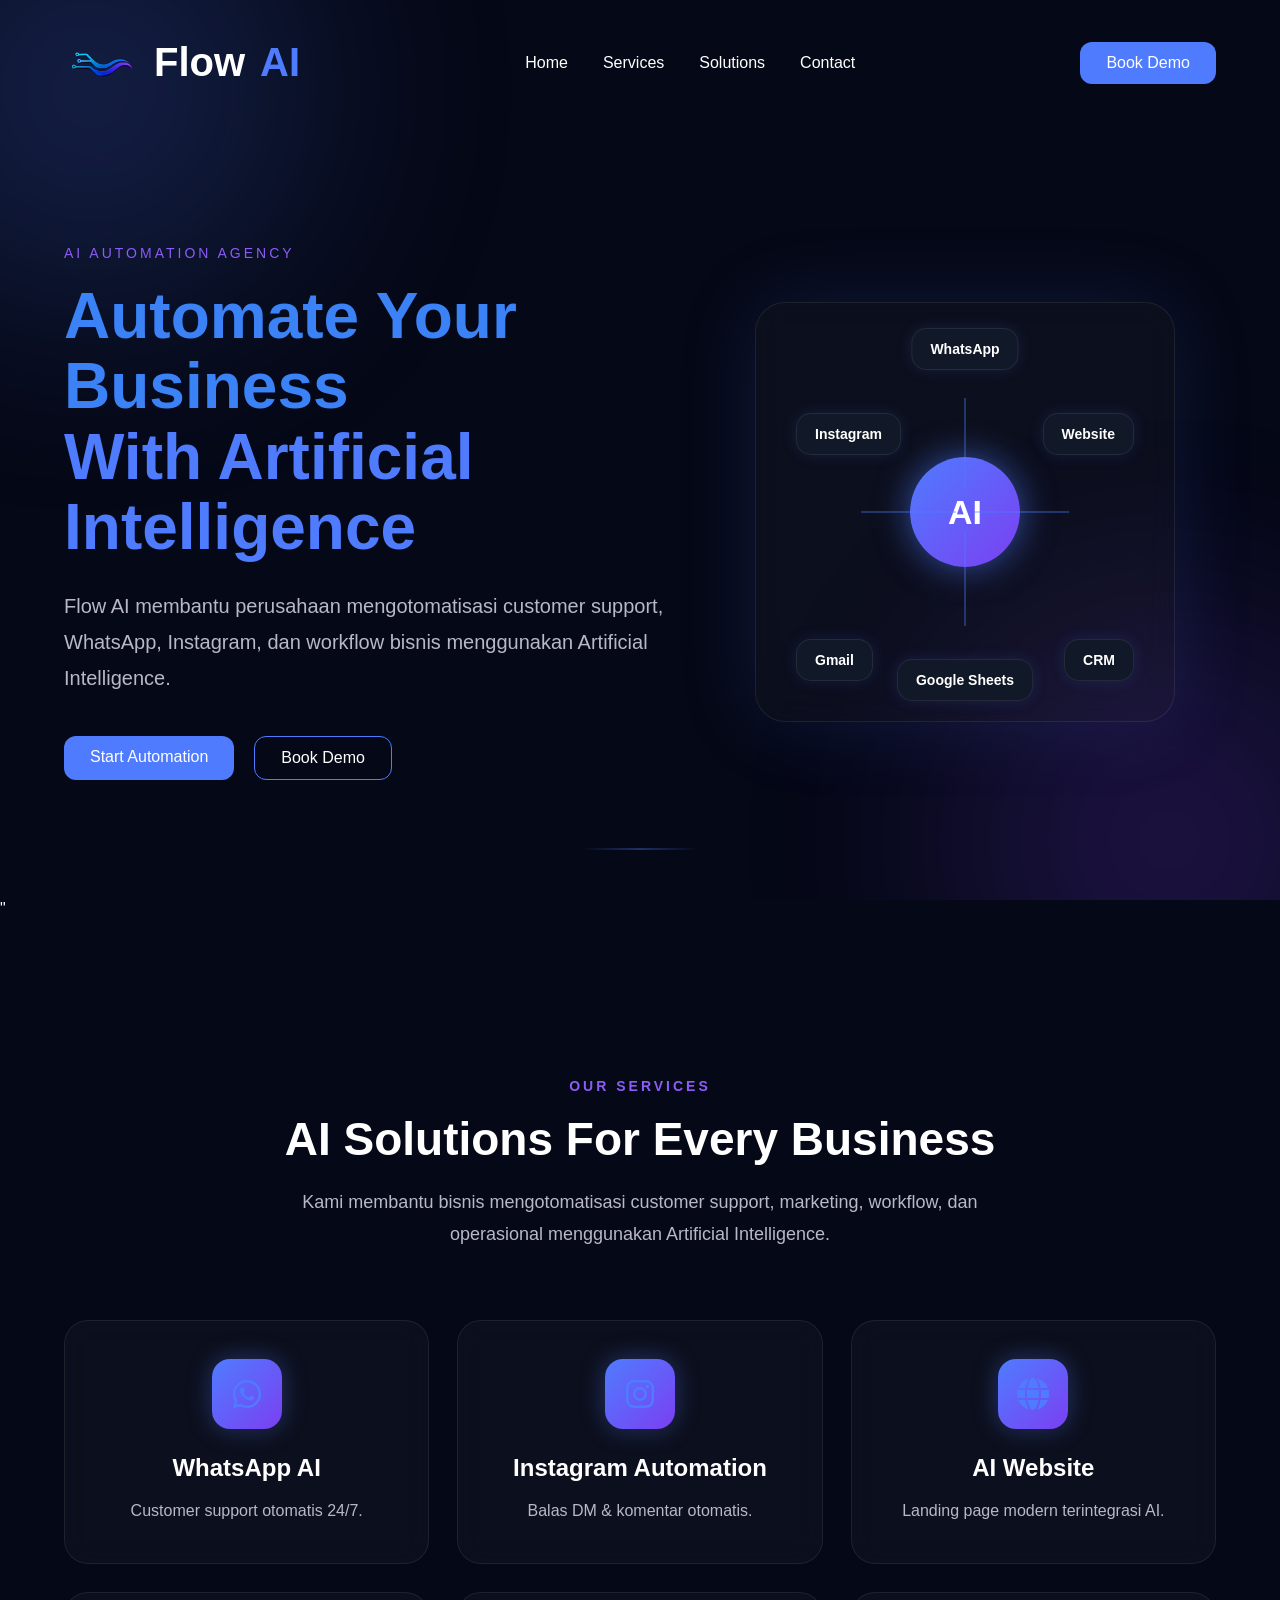
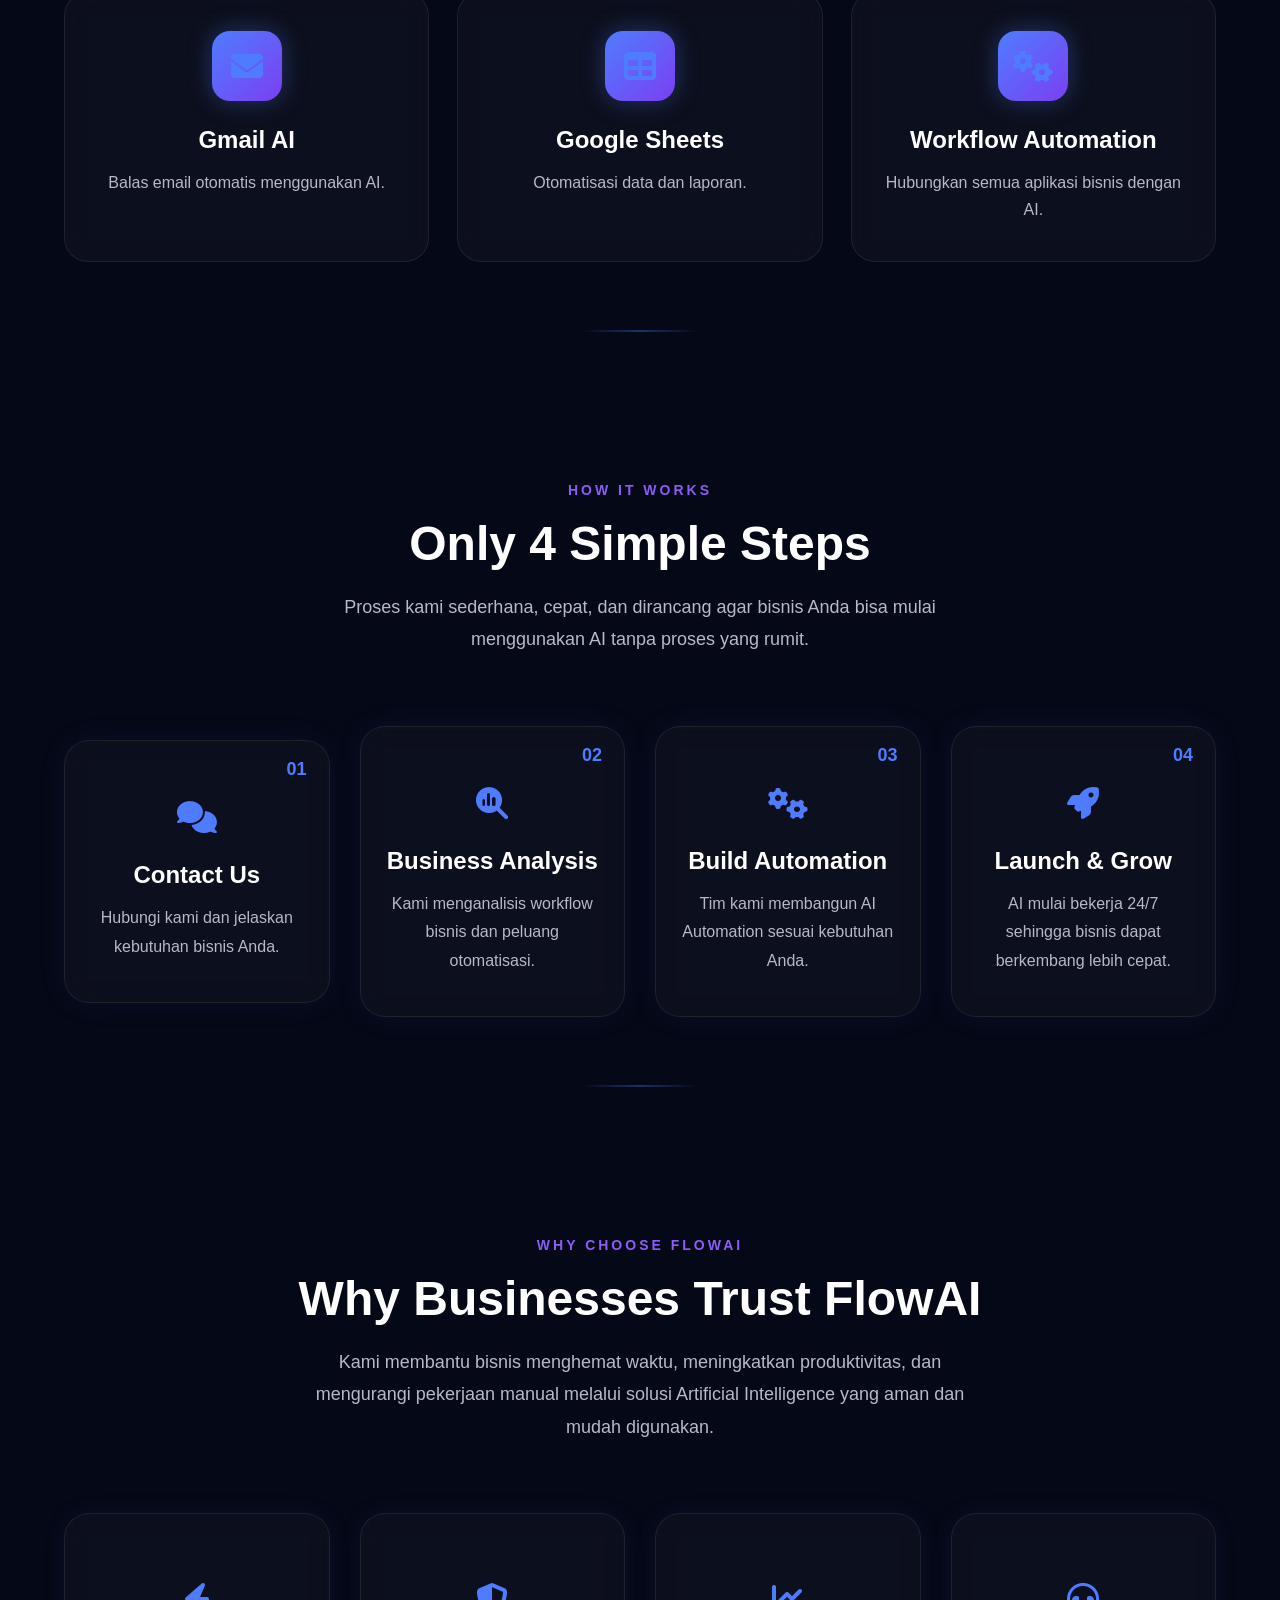
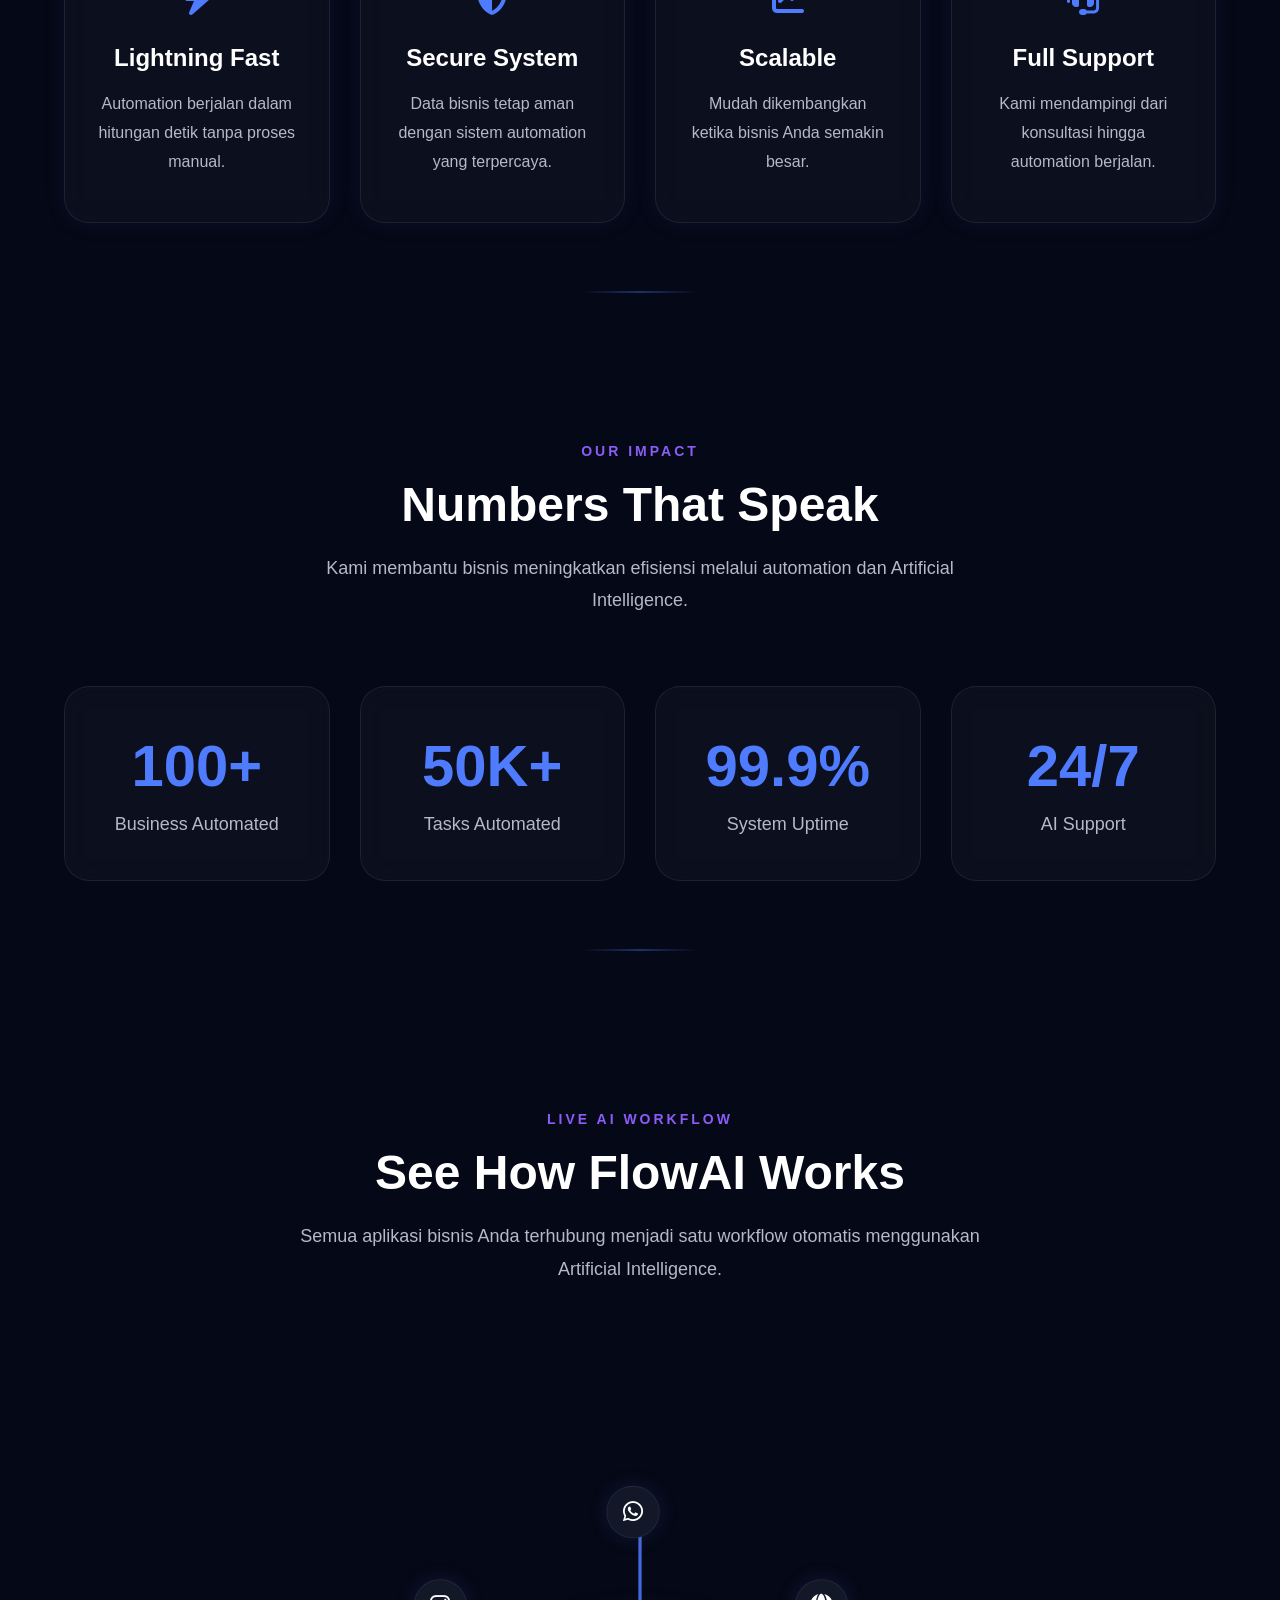
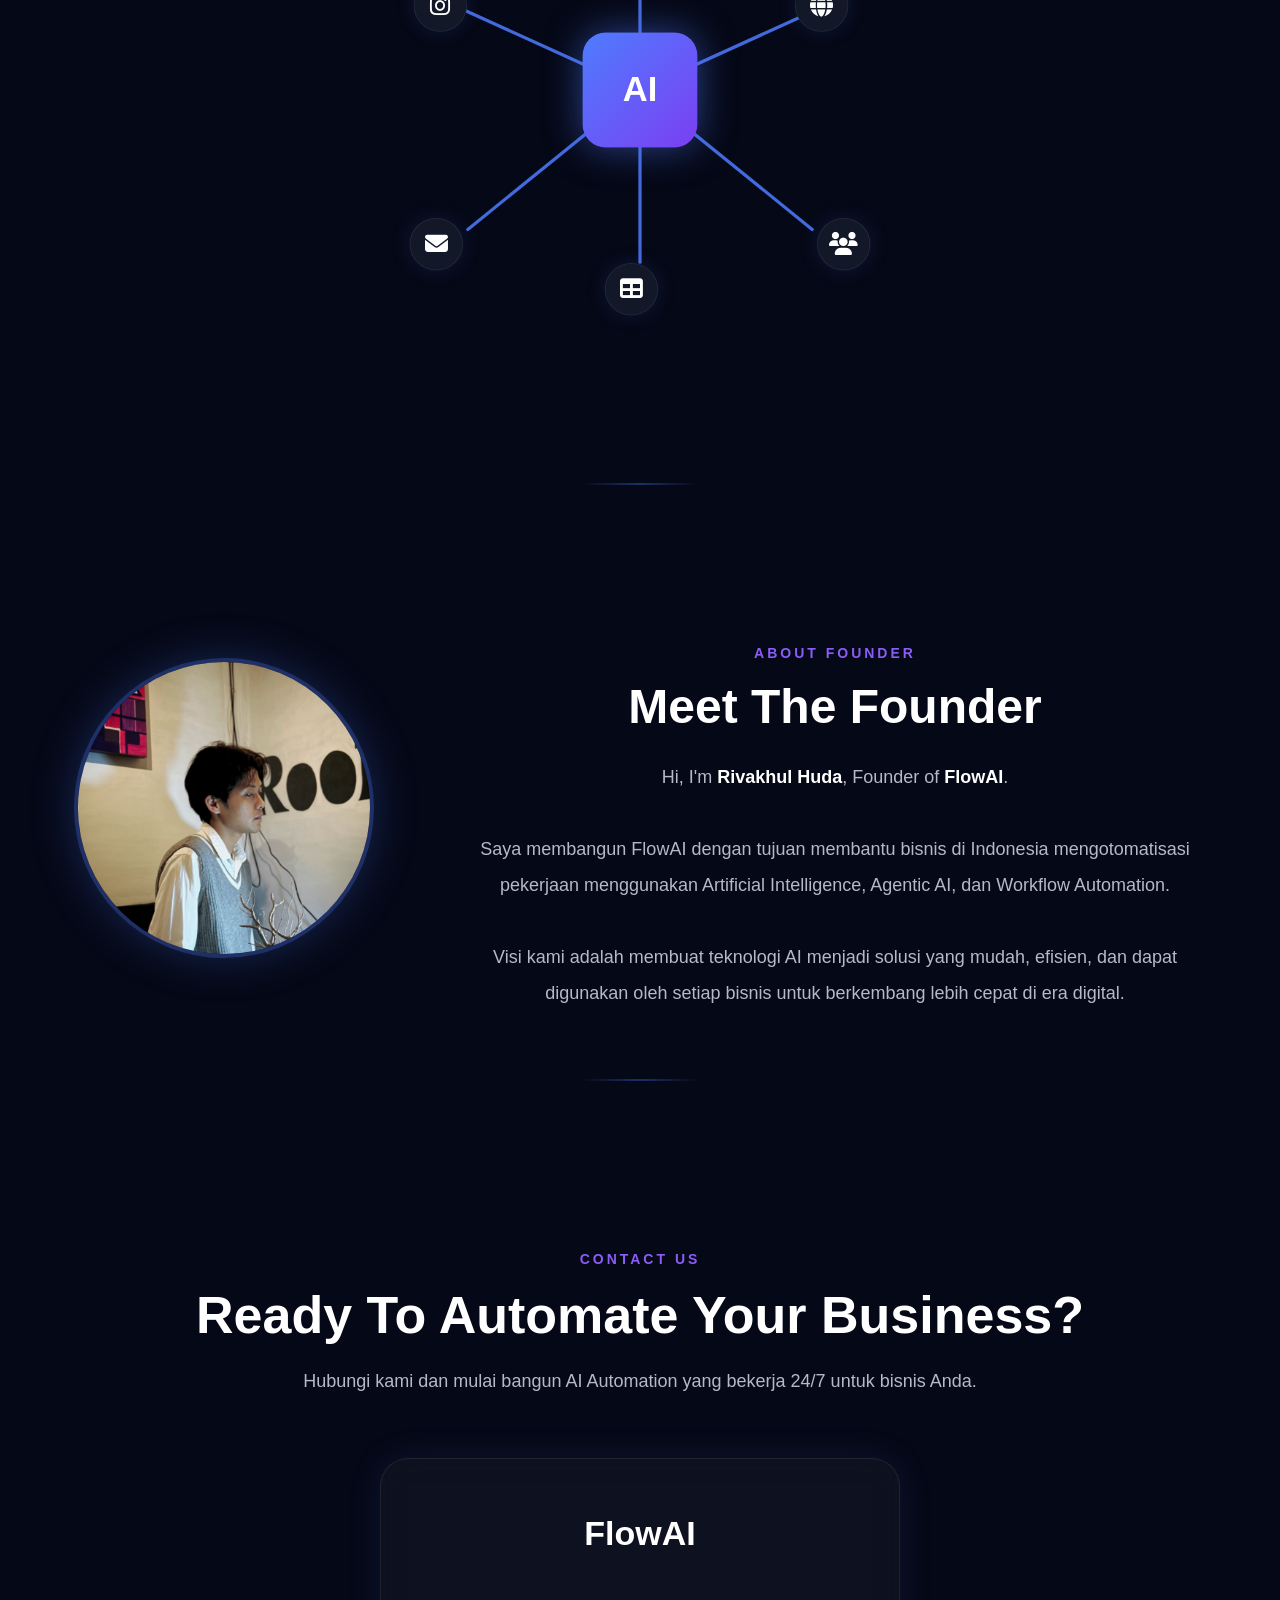
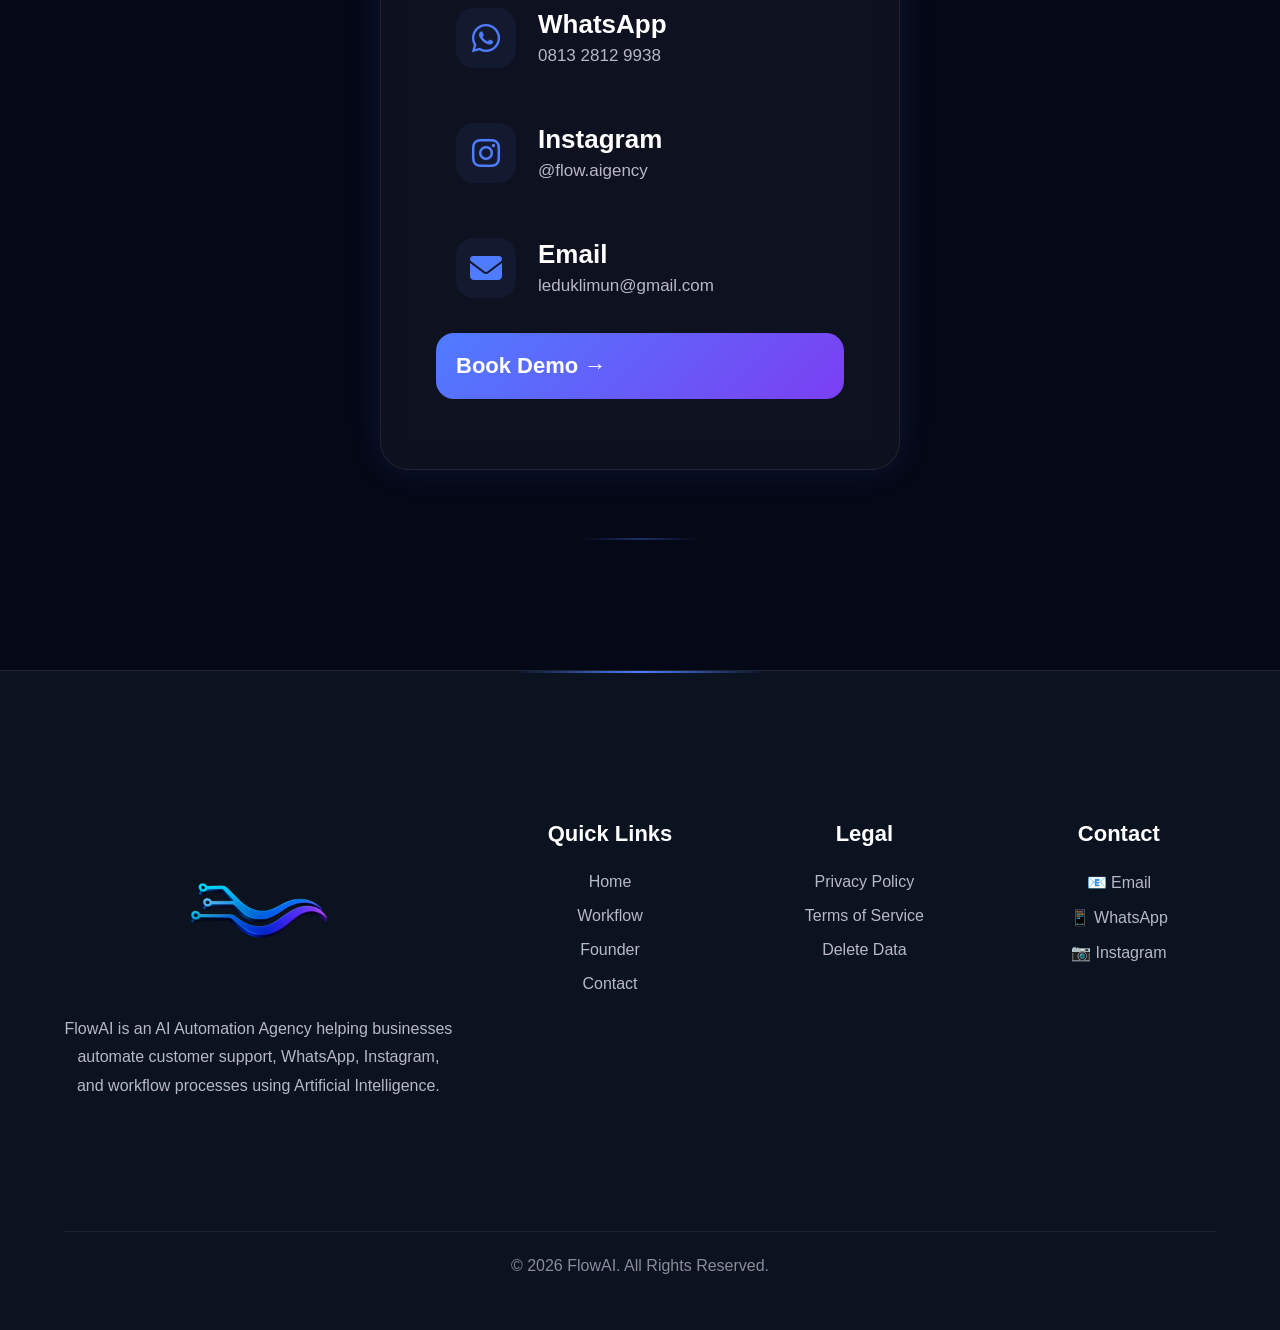
<file: index.html>
<!DOCTYPE html>
<html>
<head>

    <meta charset="UTF-8">

    <meta name="viewport" content="width=device-width, initial-scale=1.0">

    <title>FlowAI | AI Automation Agency</title>

    <meta name="description"
          content="FlowAI helps businesses automate WhatsApp, Instagram, Customer Support, Workflow Automation, and AI-powered business solutions.">

    <meta name="keywords"
          content="AI Automation, Workflow Automation, WhatsApp Automation, Instagram Automation, Artificial Intelligence">

    <meta name="author"
          content="FlowAI">

    <link rel="icon"
          type="image/png"
          href="assets/logo/logo.png">

    <link rel="stylesheet"
          href="css/style.css">

    <link rel="stylesheet"
          href="https://cdnjs.cloudflare.com/ajax/libs/font-awesome/6.7.2/css/all.min.css">

</head>
<body>
    <div class="background-glow"></div>

    <header>
        <nav class="navbar">

            <div class="logo">
                <img src="assets/logo/logo.png" alt="Flow AI">
                Flow<span>AI</span>
            </div>

            <ul class="nav-links">

    <li><a href="#home">Home</a></li>

    <li><a href="#services">Services</a></li>

    <li><a href="#workflow">Solutions</a></li>

    <li><a href="#contact">Contact</a></li>

</ul>

            <a href="#" class="btn-primary">
                Book Demo
            </a>

        </nav>
    </header>
    <main>

    <section class="hero" id="home">

        <div class="hero-content">

            <p class="hero-tag">
                AI AUTOMATION AGENCY
            </p>

            <h1>
                Automate Your Business
                <span>With Artificial Intelligence</span>
            </h1>

            <p class="hero-description">
                Flow AI membantu perusahaan mengotomatisasi customer support,
                WhatsApp, Instagram, dan workflow bisnis menggunakan Artificial
                Intelligence.
            </p>

            <div class="hero-buttons">

                <a href="#contact" class="btn-primary">
    Start Automation
</a>

<a href="https://wa.me/6281328129938"
   target="_blank"
   class="btn-secondary">
    Book Demo
</a>

            </div>

        </div>
        <div class="hero-visual">

    <div class="ai-card">

        <div class="ai-core">
            AI
        </div>
        <div class="line top"></div>
        <div class="line left"></div>
        <div class="line right"></div>
        <div class="line bottom"></div>

        <div class="node instagram">
            Instagram
        </div>

        <div class="node whatsapp">
            WhatsApp
        </div>

        <div class="node website">
            Website
        </div>

        <div class="node gmail">
            Gmail
        </div>

        <div class="node sheets">
            Google Sheets
        </div>

        <div class="node crm">
            CRM
        </div>

    </div>

</div>

    </section>
    <!-- ==========================
     SERVICES
========================== -->

"<section class="services" id="services">

    <p class="section-tag">
        OUR SERVICES
    </p>

    <h2>
        AI Solutions For Every Business
    </h2>

    <p class="section-description">
        Kami membantu bisnis mengotomatisasi customer support,
        marketing, workflow, dan operasional menggunakan Artificial Intelligence.
    </p>

    <div class="services-grid">

        <div class="service-card">
            <div class="service-icon">
               <i class="fa-brands fa-whatsapp"></i>
            </div>
            <h3>WhatsApp AI</h3>
            <p>Customer support otomatis 24/7.</p>
        </div>

        <div class="service-card">
            <div class="service-icon">
<i class="fa-brands fa-instagram"></i>
</div>
            <h3>Instagram Automation</h3>
            <p>Balas DM & komentar otomatis.</p>
        </div>

        <div class="service-card">
            <div class="service-icon">
<i class="fa-solid fa-globe"></i>
</div>
            <h3>AI Website</h3>
            <p>Landing page modern terintegrasi AI.</p>
        </div>

        <div class="service-card">
            <div class="service-icon">
<i class="fa-solid fa-envelope"></i>
</div>
            <h3>Gmail AI</h3>
            <p>Balas email otomatis menggunakan AI.</p>
        </div>

        <div class="service-card">
            <div class="service-icon">
<i class="fa-solid fa-table"></i>
</div>
            <h3>Google Sheets</h3>
            <p>Otomatisasi data dan laporan.</p>
        </div>

        <div class="service-card">
            <div class="service-icon">
<i class="fa-solid fa-gears"></i>
</div>
            <h3>Workflow Automation</h3>
            <p>Hubungkan semua aplikasi bisnis dengan AI.</p>
        </div>

    </div>

</section>
<!-- ==========================
     HOW IT WORKS
========================== -->

<section class="how-it-works">

    <p class="section-tag">
        HOW IT WORKS
    </p>

    <h2>
        Only 4 Simple Steps
    </h2>

    <p class="section-description">
        Proses kami sederhana, cepat, dan dirancang agar bisnis Anda bisa mulai menggunakan AI tanpa proses yang rumit.
    </p>

    <div class="steps">

        <div class="step-card">

            <div class="step-number">01</div>

            <div class="step-icon">
<i class="fa-solid fa-comments"></i>
</div>

            <h3>Contact Us</h3>

            <p>
                Hubungi kami dan jelaskan kebutuhan bisnis Anda.
            </p>

        </div>

        <div class="step-card">

            <div class="step-number">02</div>

            <div class="step-icon">
<i class="fa-solid fa-magnifying-glass-chart"></i>
</div>

            <h3>Business Analysis</h3>

            <p>
                Kami menganalisis workflow bisnis dan peluang otomatisasi.
            </p>

        </div>

        <div class="step-card">

            <div class="step-number">03</div>

            <div class="step-icon">
<i class="fa-solid fa-gears"></i>
</div>

            <h3>Build Automation</h3>

            <p>
                Tim kami membangun AI Automation sesuai kebutuhan Anda.
            </p>

        </div>

        <div class="step-card">

            <div class="step-number">04</div>

            <div class="step-icon">
<i class="fa-solid fa-rocket"></i>
</div>

            <h3>Launch & Grow</h3>

            <p>
                AI mulai bekerja 24/7 sehingga bisnis dapat berkembang lebih cepat.
            </p>

        </div>

    </div>

</section>
<!-- ==========================
     WHY CHOOSE FLOWAI
========================== -->

<section class="why-flowai">

    <p class="section-tag">
        WHY CHOOSE FLOWAI
    </p>

    <h2>
        Why Businesses Trust FlowAI
    </h2>

    <p class="section-description">
        Kami membantu bisnis menghemat waktu, meningkatkan produktivitas, dan mengurangi pekerjaan manual melalui solusi Artificial Intelligence yang aman dan mudah digunakan.
    </p>

    <div class="why-grid">

        <div class="why-card">
            <div class="why-icon">
<i class="fa-solid fa-bolt"></i>
</div>
            <h3>Lightning Fast</h3>
            <p>
                Automation berjalan dalam hitungan detik tanpa proses manual.
            </p>
        </div>

        <div class="why-card">
            <div class="why-icon">
<i class="fa-solid fa-shield-halved"></i>
</div>
            <h3>Secure System</h3>
            <p>
                Data bisnis tetap aman dengan sistem automation yang terpercaya.
            </p>
        </div>

        <div class="why-card">
            <div class="why-icon">
<i class="fa-solid fa-chart-line"></i>
</div>
            <h3>Scalable</h3>
            <p>
                Mudah dikembangkan ketika bisnis Anda semakin besar.
            </p>
        </div>

        <div class="why-card">
            <div class="why-icon">
<i class="fa-solid fa-headset"></i>
</div>
            <h3>Full Support</h3>
            <p>
                Kami mendampingi dari konsultasi hingga automation berjalan.
            </p>
        </div>

    </div>

</section>
<!-- ==========================
     OUR IMPACT
========================== -->

<section class="impact">

    <p class="section-tag">
        OUR IMPACT
    </p>

    <h2>
        Numbers That Speak
    </h2>

    <p class="section-description">
        Kami membantu bisnis meningkatkan efisiensi melalui automation dan Artificial Intelligence.
    </p>

    <div class="impact-grid">

        <div class="impact-card">
            <h3>100+</h3>
            <span>Business Automated</span>
        </div>

        <div class="impact-card">
            <h3>50K+</h3>
            <span>Tasks Automated</span>
        </div>

        <div class="impact-card">
            <h3>99.9%</h3>
            <span>System Uptime</span>
        </div>

        <div class="impact-card">
            <h3>24/7</h3>
            <span>AI Support</span>
        </div>

    </div>

</section>
<!-- ==========================
     LIVE AI WORKFLOW
========================== -->

<section class="workflow" id="workflow">

    <p class="section-tag">
        LIVE AI WORKFLOW
    </p>

    <h2>
        See How FlowAI Works
    </h2>

    <p class="section-description">
        Semua aplikasi bisnis Anda terhubung menjadi satu workflow otomatis menggunakan Artificial Intelligence.
    </p>

    <div class="workflow-container">

        <svg class="network-svg" viewBox="0 0 800 600">

            <!-- TOP -->
            <line x1="400" y1="300" x2="400" y2="90"/>

            <!-- LEFT -->
            <line x1="400" y1="300" x2="180" y2="200"/>

            <!-- RIGHT -->
            <line x1="400" y1="300" x2="620" y2="200"/>

            <!-- BOTTOM LEFT -->
            <line x1="400" y1="300" x2="190" y2="470"/>

            <!-- BOTTOM -->
            <line x1="400" y1="300" x2="400" y2="510"/>

            <!-- BOTTOM RIGHT -->
            <line x1="400" y1="300" x2="610" y2="470"/>

        </svg>

        <div class="workflow-ai">
            AI
        </div>

        <div class="workflow-icon wf-whatsapp">
            <i class="fa-brands fa-whatsapp"></i>
        </div>

        <div class="workflow-icon wf-instagram">
            <i class="fa-brands fa-instagram"></i>
        </div>

        <div class="workflow-icon wf-website">
            <i class="fa-solid fa-globe"></i>
        </div>

        <div class="workflow-icon wf-gmail">
            <i class="fa-solid fa-envelope"></i>
        </div>

        <div class="workflow-icon wf-sheets">
            <i class="fa-solid fa-table"></i>
        </div>

        <div class="workflow-icon wf-crm">
            <i class="fa-solid fa-users"></i>
        </div>

    </div>

</section>
<!-- ==========================
        ABOUT FOUNDER
========================== -->

<section class="founder" id="founder">

    <div class="founder-container">

        <div class="founder-image">

            <div class="founder-photo">

    <img src="assets/image/founder.jpeg"
         alt="Rivakhul Huda">

    </div>

</div>

        <div class="founder-content">

            <p class="section-tag">
                ABOUT FOUNDER
            </p>

            <h2>
                Meet The Founder
            </h2>

            <p class="founder-text">

                Hi, I'm <strong>Rivakhul Huda</strong>,
                Founder of <strong>FlowAI</strong>.

                <br><br>

                Saya membangun FlowAI dengan tujuan membantu bisnis di Indonesia
                mengotomatisasi pekerjaan menggunakan Artificial Intelligence,
                Agentic AI, dan Workflow Automation.

                <br><br>

                Visi kami adalah membuat teknologi AI menjadi solusi yang mudah,
                efisien, dan dapat digunakan oleh setiap bisnis untuk berkembang
                lebih cepat di era digital.

            </p>

        </div>

    </div>

</section>
<!-- ==========================
     CONTACT
========================== -->

<section class="contact" id="contact">

    <p class="section-tag">
        CONTACT US
    </p>

    <h2>
        Ready To Automate Your Business?
    </h2>

    <p class="section-description">
        Hubungi kami dan mulai bangun AI Automation yang bekerja 24/7 untuk bisnis Anda.
    </p>

    <div class="contact-card">

        <h3>FlowAI</h3>

        <a href="https://wa.me/6281328129938" target="_blank">

            <span class="contact-icon">
                <i class="fa-brands fa-whatsapp"></i>
            </span>
            <div>
                <strong>WhatsApp</strong>
                <small>0813 2812 9938</small>
            </div>

        </a>

        <a href="https://instagram.com/flow.aigency" target="_blank">

            <span class="contact-icon">
                <i class="fa-brands fa-instagram"></i>
            </span>
            <div>
                <strong>Instagram</strong>
                <small>@flow.aigency</small>
            </div>

        </a>

        <a href="mailto:leduklimun@gmail.com">

            <span class="contact-icon">
                <i class="fa-solid fa-envelope"></i>
            </span>

            <div>
                <strong>Email</strong>
                <small>leduklimun@gmail.com</small>
            </div>

        </a>

        <a href="https://wa.me/6281328129938"
           target="_blank"
           class="book-demo">

            Book Demo →

        </a>

    </div>

</section>
<!-- ==========================
        FOOTER
========================== -->

<footer class="footer">

    <div class="footer-container">

        <div class="footer-about">

            <img src="assets/logo/logo.png"
                 alt="FlowAI Logo"
                 class="footer-logo">

            <p>

                FlowAI is an AI Automation Agency helping businesses automate
                customer support, WhatsApp, Instagram, and workflow processes
                using Artificial Intelligence.

            </p>

        </div>

        <div class="footer-links">

            <h3>Quick Links</h3>

            <a href="#home">Home</a>
            <a href="#workflow">Workflow</a>
            <a href="#founder">Founder</a>
            <a href="#contact">Contact</a>

        </div>

        <div class="footer-links">

            <h3>Legal</h3>

            <a href="pages/privacy.html">Privacy Policy</a>

            <a href="pages/terms.html">Terms of Service</a>

            <a href="pages/delete-data.html">Delete Data</a>

        </div>

        <div class="footer-links">

            <h3>Contact</h3>

            <a href="mailto:leduklimun@gmail.com">
                📧 Email
            </a>

            <a href="https://wa.me/6281328129938"
               target="_blank">

                📱 WhatsApp

            </a>

            <a href="https://instagram.com/flow.aigency"
               target="_blank">

                📷 Instagram

            </a>

        </div>

    </div>

    <div class="footer-bottom">

        © 2026 FlowAI. All Rights Reserved.

    </div>

</footer>
</body>
</html>
</file>
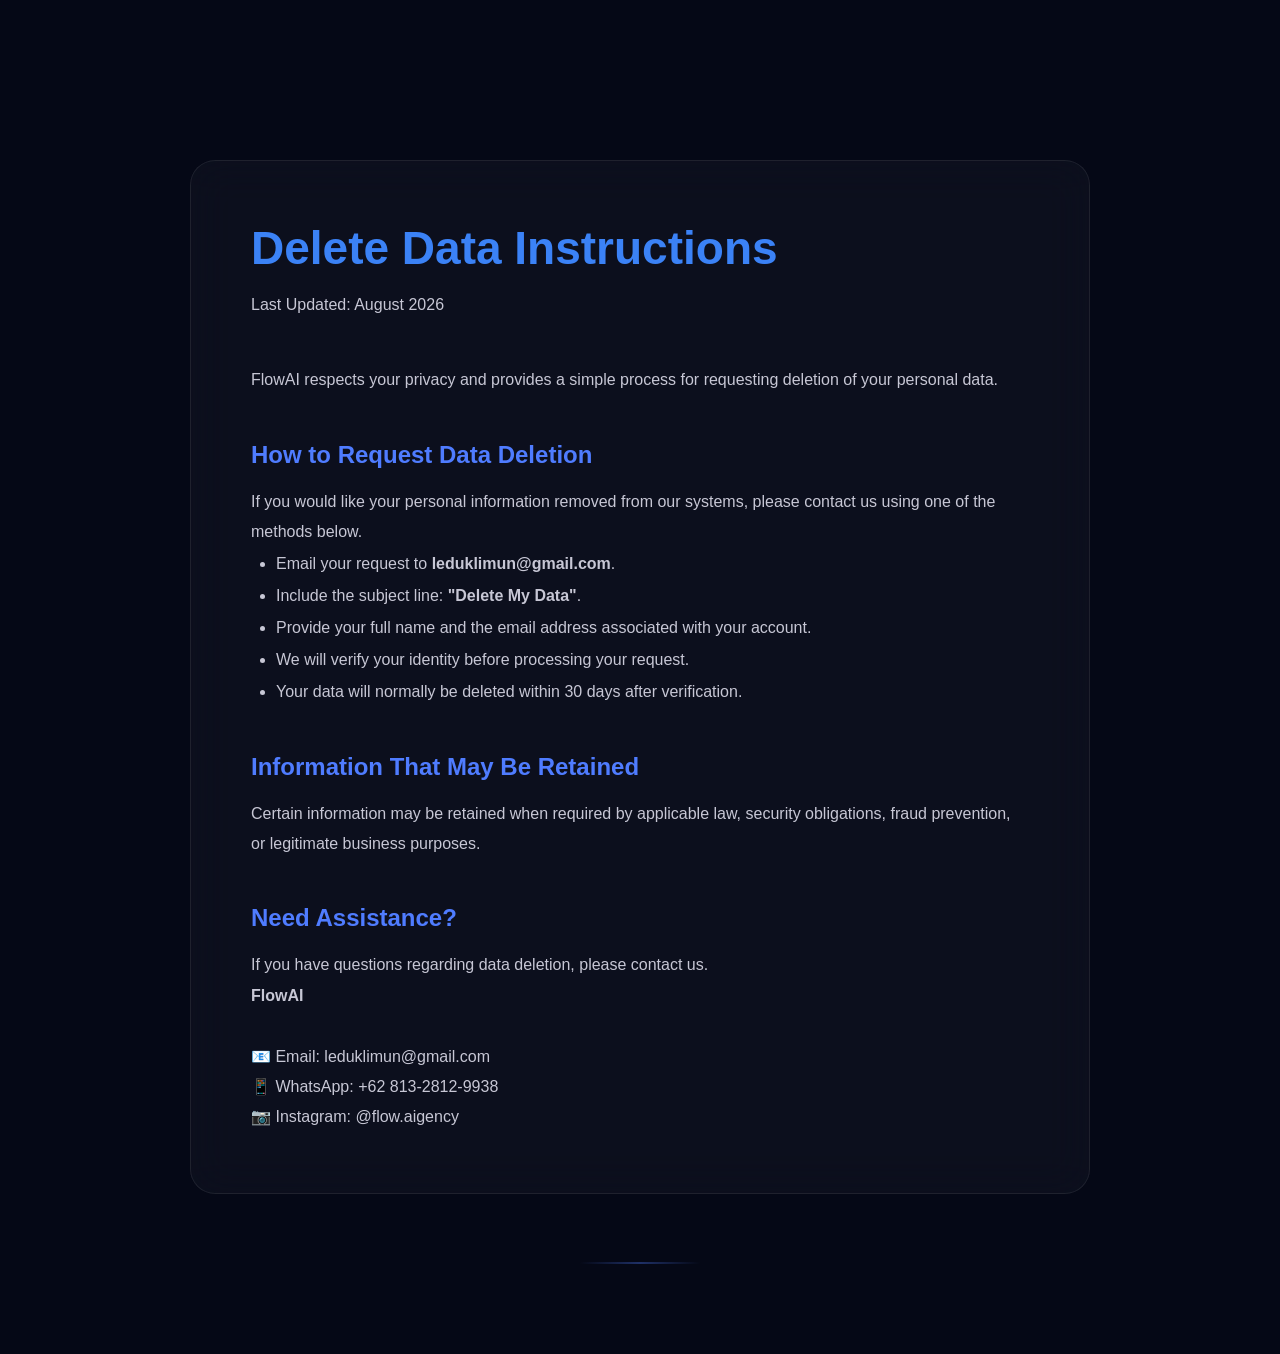
<file: pages/delete-data.html>
<!DOCTYPE html>
<html lang="en">

<head>

<meta charset="UTF-8">
<meta name="viewport" content="width=device-width, initial-scale=1.0">

<title>Delete Data Instructions | FlowAI</title>

<link rel="stylesheet" href="../css/style.css">

</head>

<body>

<section class="legal-page">

<div class="legal-container">

<h1>Delete Data Instructions</h1>

<p class="legal-date">

Last Updated: August 2026

</p>

<p>

FlowAI respects your privacy and provides a simple process for requesting deletion of your personal data.

</p>

<h2>How to Request Data Deletion</h2>

<p>

If you would like your personal information removed from our systems, please contact us using one of the methods below.

</p>

<ul>

<li>Email your request to <strong>leduklimun@gmail.com</strong>.</li>

<li>Include the subject line: <strong>"Delete My Data"</strong>.</li>

<li>Provide your full name and the email address associated with your account.</li>

<li>We will verify your identity before processing your request.</li>

<li>Your data will normally be deleted within 30 days after verification.</li>

</ul>

<h2>Information That May Be Retained</h2>

<p>

Certain information may be retained when required by applicable law, security obligations, fraud prevention, or legitimate business purposes.

</p>

<h2>Need Assistance?</h2>

<p>

If you have questions regarding data deletion, please contact us.

</p>

<p>

<strong>FlowAI</strong>

<br><br>

📧 Email:
leduklimun@gmail.com

<br>

📱 WhatsApp:
+62 813-2812-9938

<br>

📷 Instagram:
@flow.aigency

</p>

</div>

</section>

</body>

</html>
</file>
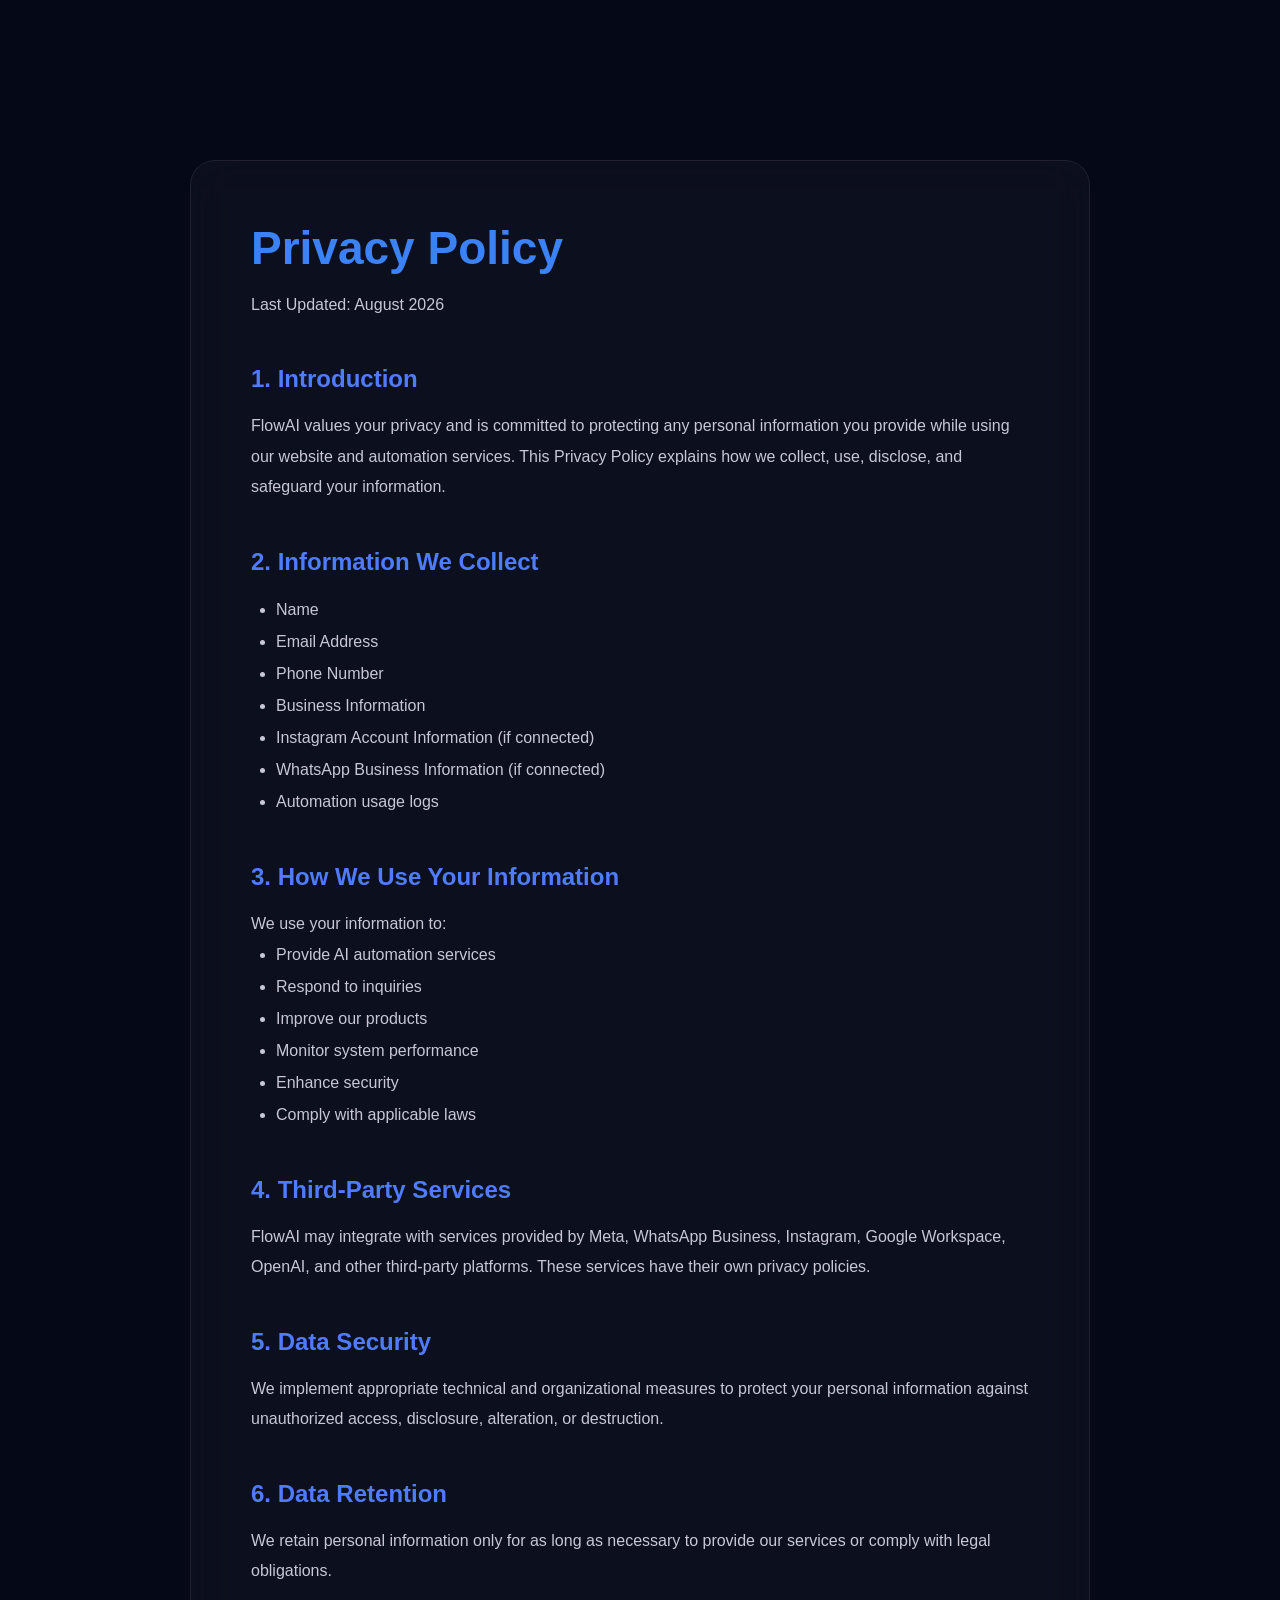
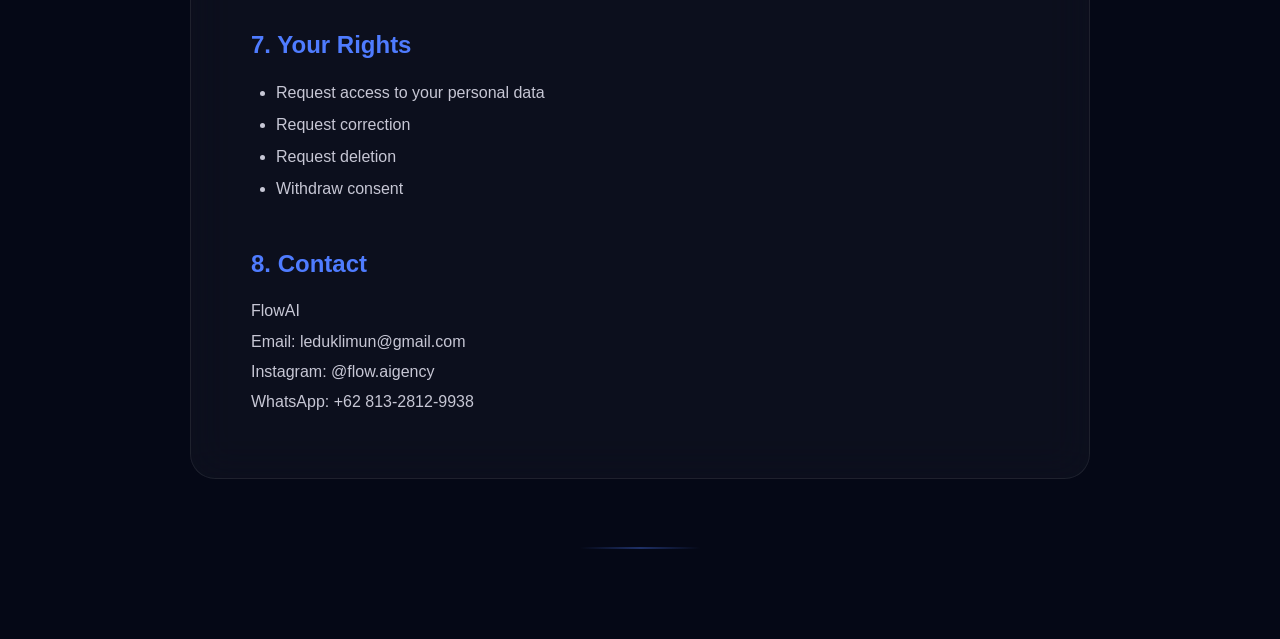
<file: pages/privacy.html>
<!DOCTYPE html>
<html lang="en">

<head>

<meta charset="UTF-8">
<meta name="viewport" content="width=device-width, initial-scale=1.0">

<title>Privacy Policy | FlowAI</title>

<link rel="stylesheet" href="../css/style.css">

</head>

<body>

<section class="legal-page">

<div class="legal-container">

<h1>Privacy Policy</h1>

<p class="legal-date">
Last Updated: August 2026
</p>

<h2>1. Introduction</h2>

<p>

FlowAI values your privacy and is committed to protecting any personal information
you provide while using our website and automation services.

This Privacy Policy explains how we collect, use, disclose, and safeguard your information.

</p>

<h2>2. Information We Collect</h2>

<ul>

<li>Name</li>

<li>Email Address</li>

<li>Phone Number</li>

<li>Business Information</li>

<li>Instagram Account Information (if connected)</li>

<li>WhatsApp Business Information (if connected)</li>

<li>Automation usage logs</li>

</ul>

<h2>3. How We Use Your Information</h2>

<p>

We use your information to:

</p>

<ul>

<li>Provide AI automation services</li>

<li>Respond to inquiries</li>

<li>Improve our products</li>

<li>Monitor system performance</li>

<li>Enhance security</li>

<li>Comply with applicable laws</li>

</ul>

<h2>4. Third-Party Services</h2>

<p>

FlowAI may integrate with services provided by Meta, WhatsApp Business,
Instagram, Google Workspace, OpenAI, and other third-party platforms.

These services have their own privacy policies.

</p>

<h2>5. Data Security</h2>

<p>

We implement appropriate technical and organizational measures to protect your
personal information against unauthorized access, disclosure, alteration,
or destruction.

</p>

<h2>6. Data Retention</h2>

<p>

We retain personal information only for as long as necessary to provide our
services or comply with legal obligations.

</p>

<h2>7. Your Rights</h2>

<ul>

<li>Request access to your personal data</li>

<li>Request correction</li>

<li>Request deletion</li>

<li>Withdraw consent</li>

</ul>

<h2>8. Contact</h2>

<p>

FlowAI

<br>

Email:
leduklimun@gmail.com

<br>

Instagram:
@flow.aigency

<br>

WhatsApp:
+62 813-2812-9938

</p>

</div>

</section>

</body>

</html>
</file>
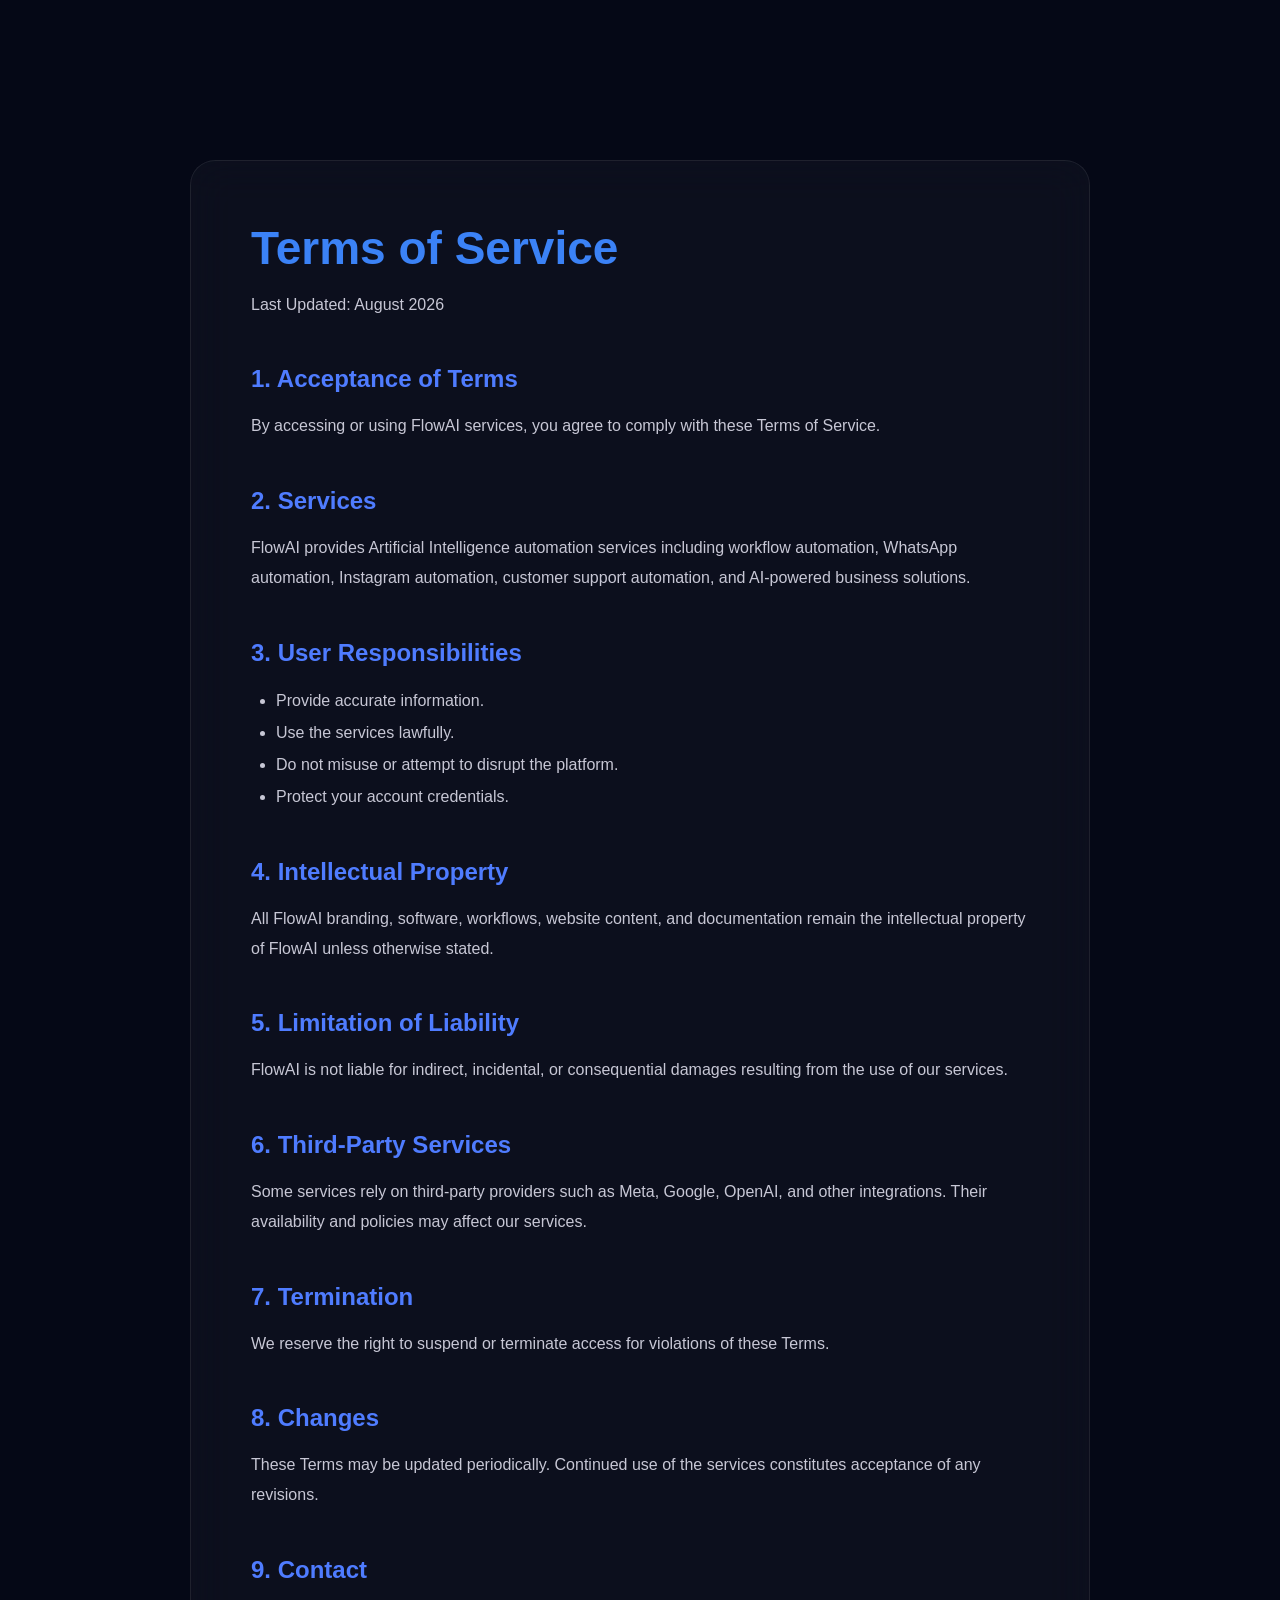
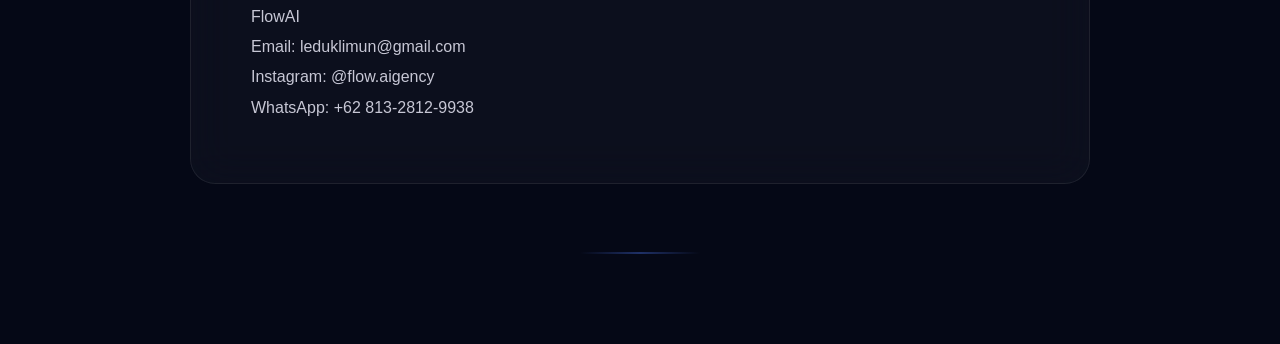
<file: pages/terms.html>
<!DOCTYPE html>
<html lang="en">

<head>

<meta charset="UTF-8">
<meta name="viewport" content="width=device-width, initial-scale=1.0">

<title>Terms of Service | FlowAI</title>

<link rel="stylesheet" href="../css/style.css">

</head>

<body>

<section class="legal-page">

<div class="legal-container">

<h1>Terms of Service</h1>

<p class="legal-date">

Last Updated: August 2026

</p>

<h2>1. Acceptance of Terms</h2>

<p>

By accessing or using FlowAI services, you agree to comply with these Terms of Service.

</p>

<h2>2. Services</h2>

<p>

FlowAI provides Artificial Intelligence automation services including workflow automation, WhatsApp automation, Instagram automation, customer support automation, and AI-powered business solutions.

</p>

<h2>3. User Responsibilities</h2>

<ul>

<li>Provide accurate information.</li>

<li>Use the services lawfully.</li>

<li>Do not misuse or attempt to disrupt the platform.</li>

<li>Protect your account credentials.</li>

</ul>

<h2>4. Intellectual Property</h2>

<p>

All FlowAI branding, software, workflows, website content, and documentation remain the intellectual property of FlowAI unless otherwise stated.

</p>

<h2>5. Limitation of Liability</h2>

<p>

FlowAI is not liable for indirect, incidental, or consequential damages resulting from the use of our services.

</p>

<h2>6. Third-Party Services</h2>

<p>

Some services rely on third-party providers such as Meta, Google, OpenAI, and other integrations. Their availability and policies may affect our services.

</p>

<h2>7. Termination</h2>

<p>

We reserve the right to suspend or terminate access for violations of these Terms.

</p>

<h2>8. Changes</h2>

<p>

These Terms may be updated periodically. Continued use of the services constitutes acceptance of any revisions.

</p>

<h2>9. Contact</h2>

<p>

FlowAI

<br>

Email:
leduklimun@gmail.com

<br>

Instagram:
@flow.aigency

<br>

WhatsApp:
+62 813-2812-9938

</p>

</div>

</section>

</body>

</html>
</file>
<file: css/style.css>
html{

    scroll-behavior:smooth;

} 

*{
    margin:0;
    padding:0;
    box-sizing:border-box;
}

body{
    font-family:Arial, Helvetica, sans-serif;
    background:#050816;
    color:white;
}
h1{
    color:#3B82F6;
}
/* =======================
   NAVBAR
======================= */

.navbar{
    width:90%;
    max-width:1200px;
    margin:auto;

    display:flex;
    justify-content:space-between;
    align-items:center;

    padding:25px 0;
}

.logo{
    display:flex;
    align-items:center;
    gap:15px;
    font-size:40px;
    font-weight:700;
    color:white;
}
.logo img{
    height: 75px;
    width:auto;
}

.logo span{
    color:#4F7CFF;
}

.nav-links{
    display:flex;
    gap:35px;
    list-style:none;
}

.nav-links a{
    text-decoration:none;
    color:white;
    transition:.3s;
}

.nav-links a:hover{
    color:#7B3FF2;
}

.btn-primary{
    background:#4F7CFF;
    color:white;

    text-decoration:none;

    padding:12px 26px;

    border-radius:12px;

    transition:.3s;
}

.btn-primary:hover{
    background:#7B3FF2;
}
/* =======================
   HERO
======================= */

.hero{
    width:90%;
    max-width:1200px;
    margin:80px auto;

    display:flex;
    align-items:center;
    justify-content:space-between;
}

.hero-content{
    max-width:650px;
}

.hero-tag{
    color:#8B5CF6;
    font-size:14px;
    letter-spacing:3px;
    margin-bottom:20px;
    text-transform:uppercase;
}

.hero h1{
    font-size:64px;
    line-height:1.1;
    margin-bottom:25px;
}

.hero h1 span{
    display:block;
    color:#4F7CFF;
}

.hero-description{
    font-size:20px;
    color:#B8B8C7;
    line-height:1.8;
    margin-bottom:40px;
}

.hero-buttons{
    display:flex;
    gap:20px;
}

.btn-secondary{
    color:white;
    text-decoration:none;

    padding:12px 26px;

    border:1px solid #4F7CFF;

    border-radius:12px;

    transition:.3s;
}

.btn-secondary:hover{
    background:#4F7CFF;
}
/* ===========================
      HERO VISUAL
=========================== */

.hero-visual{

    flex:1;

    display:flex;

    justify-content:center;

    align-items:center;

}

.ai-card{

    width:420px;

    height:420px;

    position:relative;

    border-radius:30px;

    background:rgba(255,255,255,.03);

    border:1px solid rgba(255,255,255,.08);

    backdrop-filter:blur(15px);

    box-shadow:
    0 0 80px rgba(79,124,255,.15);

    animation:floating 6s ease-in-out infinite;

}
/* ===========================
        AI CORE
=========================== */

.ai-core{

    position:absolute;

    width:110px;

    height:110px;

    border-radius:50%;

    background:linear-gradient(135deg,#4F7CFF,#7B3FF2);

    display:flex;

    justify-content:center;

    align-items:center;

    color:white;

    font-size:34px;

    font-weight:700;

    top:50%;

    left:50%;

    transform:translate(-50%,-50%);

    box-shadow:
    0 0 35px rgba(79,124,255,.6);

    animation:pulse 2.5s infinite;

}
/* ===========================
          NODE
=========================== */

.node{

    position:absolute;

    padding:12px 18px;

    border-radius:15px;

    background:#111827;

    border:1px solid rgba(255,255,255,.08);

    color:white;

    font-size:14px;

    font-weight:600;

    box-shadow:
    0 0 15px rgba(79,124,255,.15);

    transition:.35s;
cursor:pointer;

}
.node:hover{

    transform:translateY(-6px);
    box-shadow:0 0 25px rgba(79,124,255,.45);

}

.instagram{

    top:110px;
    left:40px;

}

.whatsapp{

    top:25px;
    left:50%;
    transform:translateX(-50%);

}

.website{

    top:110px;
    right:40px;

}

.gmail{

    bottom:40px;
    left:40px;

}

.sheets{

    bottom:20px;
    left:50%;
    transform:translateX(-50%);

}

.crm{

    bottom:40px;
    right:40px;

}
/* ===========================
      BACKGROUND GLOW
=========================== */

.background-glow{

    position:fixed;

    inset:0;

    z-index:-1;

    overflow:hidden;

}

.background-glow::before,
.background-glow::after{

    content:"";

    position:absolute;

    width:420px;

    height:420px;

    border-radius:50%;

    filter:blur(120px);

    opacity:.22;

}

.background-glow::before{

    background:#4F7CFF;

    top:-120px;

    left:-120px;

}

.background-glow::after{

    background:#7B3FF2;

    bottom:-150px;

    right:-100px;

}
/* ===========================
        FLOATING
=========================== */

@keyframes floating{

0%{
transform:translateY(0px);
}

50%{
transform:translateY(-10px);
}

100%{
transform:translateY(0px);
}

}

@keyframes pulse {

    0%{
        box-shadow:0 0 25px rgba(79,124,255,.4);
    }

    50%{
        box-shadow:0 0 60px rgba(79,124,255,.9);
    }

    100%{
        box-shadow:0 0 25px rgba(79,124,255,.4);
    }
    
} 
    /* ===========================
        SERVICES
=========================== */

.services{

    width:90%;
    max-width:1200px;

    margin:120px auto;

    text-align:center;

}

.section-tag{

    color:#8B5CF6;

    letter-spacing:3px;

    text-transform:uppercase;

    font-size:14px;

    margin-bottom:18px;

    font-weight:600;

}

.services h2{

    font-size:46px;

    margin-bottom:20px;

    color:white;

}

.section-description{

    max-width:720px;

    margin:0 auto 70px;

    color:#B8B8C7;

    line-height:1.8;

    font-size:18px;

}

/* ===========================
        GRID
=========================== */

.services-grid{

    display:grid;

    grid-template-columns:repeat(3,1fr);

    gap:28px;

}

.steps-grid{

    grid-template-columns:1fr;

}
.features-grid{

    grid-template-columns:1fr;

}
.stats-grid{

    grid-template-columns:1fr;

}
.workflow-container{

    transform:scale(.82);

    height:420px;

}
.founder-container{

    flex-direction:column;

    text-align:center;

}

.founder-image{

    margin-bottom:40px;

}

.founder-photo{

    width:220px;

    height:220px;

}
.contact-card{

    width:100%;

}
.footer-container{

    grid-template-columns:1fr;

    text-align:center;

}

.footer-links{

    align-items:center;

}

/* ===========================
        CARD
=========================== */

.service-card{

    background:rgba(255,255,255,.03);

    border:1px solid rgba(255,255,255,.08);

    border-radius:24px;

    padding:38px 30px;

    transition:.35s;

    backdrop-filter:blur(15px);

    cursor:pointer;

}

.service-card:hover{

    transform:translateY(-10px);

    border-color:#4F7CFF;

    box-shadow:
    0 0 35px rgba(79,124,255,.25);

}

/* ===========================
        ICON
=========================== */

.service-icon{

    width:70px;

    height:70px;

    margin:auto auto 25px;

    border-radius:18px;

    background:linear-gradient(135deg,#4F7CFF,#7B3FF2);

    display:flex;

    justify-content:center;

    align-items:center;

    font-size:32px;

    box-shadow:
    0 0 25px rgba(79,124,255,.35);

}

.service-card h3{

    margin-bottom:15px;

    font-size:24px;

}

.service-card p{

    color:#B8B8C7;

    line-height:1.7;

    font-size:16px;

}

/* ===========================
        CONNECTION LINES
=========================== */

.line{
    position:absolute;
    background:rgba(79,124,255,.35);
    z-index:0;
}

.top{
    width:2px;
    height:90px;
    top:95px;
    left:50%;
    transform:translateX(-50%);
}

.bottom{
    width:2px;
    height:95px;
    bottom:95px;
    left:50%;
    transform:translateX(-50%);
}

.left{
    width:95px;
    height:2px;
    left:105px;
    top:50%;
    transform:translateY(-50%);
}

.right{
    width:95px;
    height:2px;
    right:105px;
    top:50%;
    transform:translateY(-50%);
}
/* ===========================
      HOW IT WORKS
=========================== */

.how-it-works{

    width:90%;
    max-width:1200px;

    margin:140px auto;

    text-align:center;

}

.how-it-works h2{

    font-size:48px;

    margin:15px 0 20px;

}

.how-it-works .section-description{

    max-width:700px;

    margin:auto;

    color:#B8B8C7;

    line-height:1.8;

    margin-bottom:70px;

}

.steps{

    display:grid;

    grid-template-columns:repeat(4,1fr);

    gap:30px;

    align-items:center;

}

.step-card{

    position:relative;

    background:rgba(255,255,255,.03);

    border:1px solid rgba(255,255,255,.08);

    border-radius:25px;

    padding:40px 25px;

    transition:.35s;

    backdrop-filter:blur(15px);

    box-shadow:0 0 30px rgba(79,124,255,.08);

}

.step-card:hover{

    transform:translateY(-12px);

    border-color:#4F7CFF;

    box-shadow:0 0 40px rgba(79,124,255,.25);

}

.step-number{

    position:absolute;

    top:18px;

    right:22px;

    font-size:18px;

    color:#4F7CFF;

    font-weight:700;

}

.step-icon{

    font-size:52px;

    margin-bottom:20px;

}

.step-card h3{

    margin-bottom:15px;

    font-size:24px;

}

.step-card p{

    color:#B8B8C7;

    line-height:1.8;

    font-size:16px;

}

/* ===========================
      WHY CHOOSE FLOWAI
=========================== */

.why-flowai{

    width:90%;
    max-width:1200px;

    margin:140px auto;

    text-align:center;

}

.why-flowai h2{

    font-size:48px;

    margin:15px 0 20px;

}

.why-flowai .section-description{

    max-width:700px;

    margin:auto;

    color:#B8B8C7;

    line-height:1.8;

    margin-bottom:70px;

}

.why-grid{

    display:grid;

    grid-template-columns:repeat(4,1fr);

    gap:30px;

}

.why-card{

    background:rgba(255,255,255,.03);

    border:1px solid rgba(255,255,255,.08);

    border-radius:25px;

    padding:45px 30px;

    transition:.35s;

    backdrop-filter:blur(15px);

    box-shadow:0 0 25px rgba(79,124,255,.08);

}

.why-card:hover{

    transform:translateY(-12px);

    border-color:#4F7CFF;

    box-shadow:0 0 45px rgba(79,124,255,.25);

}

.why-icon{

    font-size:56px;

    margin-bottom:20px;

}

.why-card h3{

    font-size:24px;

    margin-bottom:18px;

}

.why-card p{

    color:#B8B8C7;

    line-height:1.8;

}
/* ===========================
        IMPACT
=========================== */

.impact{

    width:90%;
    max-width:1200px;

    margin:140px auto;

    text-align:center;

}

.impact h2{

    font-size:48px;

    margin:15px 0 20px;

}

.impact-grid{

    margin-top:70px;

    display:grid;

    grid-template-columns:repeat(4,1fr);

    gap:30px;

}

.impact-card{

    padding:45px;

    border-radius:25px;

    background:rgba(255,255,255,.03);

    border:1px solid rgba(255,255,255,.08);

    backdrop-filter:blur(15px);

    transition:.35s;

}

.impact-card:hover{

    transform:translateY(-12px);

    border-color:#4F7CFF;

    box-shadow:0 0 40px rgba(79,124,255,.25);

}

.impact-card h3{

    font-size:58px;

    color:#4F7CFF;

    margin-bottom:15px;

}

.impact-card span{

    color:#B8B8C7;

    font-size:18px;

}
/* ===========================
        SECTION SPACING
=========================== */

section{

    position:relative;

    padding:40px 0;

}

section::after{

    content:"";

    position:absolute;

    bottom:-30px;

    left:50%;

    transform:translateX(-50%);

    width:120px;

    height:2px;

    background:linear-gradient(
        to right,
        transparent,
        #4F7CFF,
        transparent
    );

    opacity:.35;

}
/* ===========================
      LIVE WORKFLOW
=========================== */

.workflow{

    width:90%;
    max-width:1200px;

    margin:150px auto;

    text-align:center;

}

.workflow h2{

    font-size:48px;

    margin:15px 0 20px;

}

.workflow-container{

    margin-top:80px;

    display:flex;

    justify-content:center;

    align-items:center;

    position:relative;

    min-height:650px;

}

.network-svg{

    position:absolute;

    width:800px;
    height:600px;

    left:50%;
    top:50%;

    transform:translate(-50%,-50%);

    pointer-events:none;

}

.network-svg path{

    fill:none;

    stroke:#4F7CFF;

    stroke-width:4;

    stroke-linecap:round;

    opacity:.85;

}

.network-svg line{

    stroke:#4F7CFF;

    stroke-width:4;

    stroke-linecap:round;

    opacity:.85;

}

.workflow-ai{

    position:relative;
    z-index:5;

    width:140px;
    height:140px;

    border-radius:20%;

    background:linear-gradient(135deg,#4F7CFF,#7B3FF2);

    display:flex;
    justify-content:center;
    align-items:center;

    color:white;

    font-size:42px;
    font-weight:700;

    box-shadow:0 0 45px rgba(79,124,255,.5);

    animation:pulse 2.5s infinite;

}

/* ===========================
        CONTACT
=========================== */

.contact{

    width:90%;
    max-width:1200px;
    margin:160px auto;
    text-align:center;

}

.contact h2{

    font-size:52px;
    margin:15px 0 20px;

}

.contact .section-description{

    max-width:700px;
    margin:auto;
    color:#B8B8C7;
    line-height:1.8;
    margin-bottom:60px;

}

.contact-card{

    width:520px;

    margin:auto;

    padding:55px;

    border-radius:28px;

    background:rgba(255,255,255,.04);

    border:1px solid rgba(255,255,255,.08);

    backdrop-filter:blur(18px);

    box-shadow:0 0 35px rgba(79,124,255,.12);

}

.contact-card:hover{

    transform:translateY(-10px);

    box-shadow:0 0 60px rgba(79,124,255,.25);

}

.contact-card h3{

    font-size:34px;

    margin-bottom:35px;

}

.contact-card a{

    display:flex;

    align-items:center;

    gap:22px;

    padding:20px;

    margin:15px 0;

    border-radius:18px;

    text-decoration:none;

    color:white;

    transition:.5s;

}
.contact-card a div{

    display:flex;

    flex-direction:column;

    align-items:flex-start;

}

.contact-card a:hover{

    color:#4F7CFF;

}
.contact-card a{

    display:flex;

    align-items:center;

    gap:22px;

    padding:20px;

    margin:15px 0;

    border-radius:18px;

    text-decoration:none;

    color:white;

    transition:.5s;

}

.contact-icon{

    width:60px;

    height:60px;

    display:flex;

    justify-content:center;

    align-items:center;

    font-size:32px;

    border-radius:18px;

    background:rgba(79,124,255,.08);
}

    .contact-icon i{

    font-size:30px;

    color:#4F7CFF;

}

.contact-card strong{

    font-size:26px;

    font-weight:700;

}

.contact-card small{

    margin-top:6px;

    font-size:17px;

    color:#B8B8C7;

}

.book-demo{

    width:100%;

    margin-top:35px;

    padding:20px;

    border-radius:18px;

    background:linear-gradient(135deg,#4F7CFF,#7B3FF2);

    text-align:center;

    font-size:22px;

    font-weight:600;

}
.service-icon i,
.step-icon i,
.why-icon i,
.contact-icon i{

    font-size:32px;

    color:#4F7CFF;

    transition:.35s;

}

.service-card:hover i,
.step-card:hover i,
.why-card:hover i,
.contact-card a:hover i{

    color:#7B3FF2;

    transform:scale(1.15);

}
/* ===========================
            FOOTER
=========================== */

.footer{

    margin-top:140px;

    border-top:1px solid rgba(255,255,255,.08);

    padding:80px 0 30px;

}
.footer{

    position:relative;

}

.footer::before{

    content:"";

    position:absolute;

    top:0;

    left:50%;

    transform:translateX(-50%);

    width:250px;

    height:2px;

    background:linear-gradient(
        90deg,
        transparent,
        #4F7CFF,
        transparent
    );

}

.footer-grid{

    width:90%;

    max-width:1200px;

    margin:auto;

    display:grid;

    grid-template-columns:2fr 1fr 1fr 1fr;

    gap:60px;

}

.footer-brand h2{

    font-size:42px;

    margin-bottom:20px;

}

.footer-brand span{

    color:#4F7CFF;

}

.footer-brand p{

    color:#B8B8C7;

    line-height:1.8;

}

.footer-links h3{

    margin-bottom:25px;

    font-size:22px;

}

.footer-links{

    display:flex;

    flex-direction:column;

}

.footer-links a{

    color:#B8B8C7;

    transition:.3s;

}

.footer-links a:hover{

    color:white;

    transform:translateX(8px);

}
.footer-brand .logo{

    transition:.35s;

}

.footer-brand .logo:hover{

    transform:scale(1.05);

}

.footer-bottom{

    width:90%;

    max-width:1200px;

    margin:60px auto 0;

    padding-top:25px;

    border-top:1px solid rgba(255,255,255,.08);

    text-align:center;

    color:#9A9AA7;

}
/* ===========================
      ABOUT FOUNDER
=========================== */

.founder{

    width:90%;
    max-width:1200px;

    margin:150px auto;

}

.founder-container{

    display:grid;

    grid-template-columns:320px 1fr;

    gap:70px;

    align-items:center;

}

/* ===========================
      FOUNDER PHOTO
=========================== */

.founder-photo{

    width:300px;
    height:300px;

    margin:auto;

    overflow:hidden;

    border-radius:50%;

    border:4px solid rgba(79,124,255,.35);

    box-shadow:0 0 45px rgba(79,124,255,.25);

    transition:.4s;

}

.founder-photo:hover{

    transform:scale(1.03);

    box-shadow:0 0 70px rgba(79,124,255,.45);

}

.founder-photo img{

    width:100%;

    height:100%;

    object-fit:cover;

    object-position:center top;

    display:block;

}

.founder-content h2{

    font-size:48px;

    margin:15px 0 25px;

}

.founder-text{

    color:#B8B8C7;

    font-size:18px;

    line-height:2;

}

.founder-text strong{

    color:white;

}
/* ==========================
   WORKFLOW ICON
========================== */

.workflow-icon{

    position:absolute;

    width:65px;
    height:64px;

    border-radius:50%;

    background:#121827;

    border:1px solid rgba(255,255,255,.08);

    display:flex;
    justify-content:center;
    align-items:center;

    color:#fff;
    font-size:28px;

    box-shadow:0 0 25px rgba(79,124,255,.15);

    transition:.5s;

}

.workflow-icon:hover{

    transform:scale(1.00);

    background:#4031ec;

}

/* posisi icon */

.wf-whatsapp{

    top:76px;
    left:535px;

}

.wf-instagram{

    top:190px;
    left:300px;

}

.wf-website{

    top:190px;
    left:765px;

}

.wf-gmail{

    bottom:105px;
    left:295px;

}

.wf-sheets{

    bottom:50px;
    left:533px;

}

.wf-crm{

    bottom:105px;
    right:295px;

}
/* ===========================
        LEGAL PAGE
=========================== */

.legal-page{

    width:90%;
    max-width:900px;

    margin:120px auto;

}

.legal-container{

    background:rgba(255,255,255,.03);

    border:1px solid rgba(255,255,255,.08);

    border-radius:25px;

    padding:60px;

    backdrop-filter:blur(20px);

}

.legal-container h1{

    font-size:46px;

    margin-bottom:15px;

}

.legal-date{

    color:#9CA3AF;

    margin-bottom:45px;

}

.legal-container h2{

    margin-top:45px;

    margin-bottom:18px;

    color:#4F7CFF;

}

.legal-container p{

    color:#C7C7D5;

    line-height:1.9;

}

.legal-container ul{

    margin-left:25px;

    line-height:2;

    color:#C7C7D5;

}
/* ==========================
        FOOTER
========================== */

.footer{

    margin-top:120px;

    background:#0b1220;

    border-top:1px solid rgba(255,255,255,.08);

}

.footer-container{

    width:90%;
    max-width:1200px;

    margin:auto;

    padding:70px 0;

    display:grid;

    grid-template-columns:
    2fr
    1fr
    1fr
    1fr;

    gap:60px;

}

.footer-logo{

    width:170px;

    margin-bottom:20px;

}

.footer-about p{

    color:#B8B8C7;

    line-height:1.8;

}

.footer-links h3{

    margin-bottom:18px;

    color:white;

}

.footer-links{

    display:flex;

    flex-direction:column;

}

.footer-links a{

    color:#B8B8C7;

    text-decoration:none;

    margin:8px 0;

    transition:.3s;

}

.footer-links a:hover{

    color:#4F7CFF;

    transform:translateX(5px);

}

.footer-bottom{

    border-top:1px solid rgba(255,255,255,.08);

    padding:25px;

    text-align:center;

    color:#8B8B9C;

}
/* ======================================
        RESPONSIVE DESIGN
====================================== */

@media (max-width:992px){

.hero{

    flex-direction:column;

    text-align:center;

    gap:70px;

}

.hero-content{

    max-width:100%;

}

.hero-buttons{

    justify-content:center;

}

.navbar{

    flex-direction:column;

    gap:25px;

}

.nav-links{

    flex-wrap:wrap;

    justify-content:center;

}

.workflow-container{

    transform:scale(.85);

}

.founder-container{

    flex-direction:column;

    text-align:center;

}

.contact-grid{

    grid-template-columns:1fr;

}

.footer-container{

    grid-template-columns:1fr 1fr;

}

}
@media (max-width:768px){

.hero h1{

    font-size:42px;

}
.hero{

    margin-top:40px;

}

.hero-content{

    text-align:center;

}

.hero h1{

    font-size:46px;

}

.hero-description{

    width:100%;

}

.hero-visual{

    margin-top:30px;

}

.ai-card{

    transform:scale(.9);

}

.hero-description{

    font-size:18px;

}

.ai-card{

    transform:scale(.82);

}

.workflow-container{

    transform:scale(.65);

    height:420px;

}

.workflow h2{

    font-size:34px;

}

.founder-photo{

    width:220px;
    height:220px;

}

.footer-container{

    grid-template-columns:1fr;

    text-align:center;

}

.footer-links{

    align-items:center;

}

.steps{

    display:flex;

    flex-direction:column;

    gap:24px;

}

.step-card{

    width:100%;

    max-width:none;

}
.why-grid{

    display:grid !important;

    grid-template-columns:1fr !important;

    gap:24px;

}
.stats-grid{

    display:grid !important;

    grid-template-columns:1fr !important;

    gap:24px !important;

}

.stats-card{

    width:100% !important;

    max-width:none !important;

}
.impact-grid{

    display:grid !important;

    grid-template-columns:1fr !important;

    gap:25px;

}

.impact-card{

    padding:35px 25px;

}
.workflow{

    overflow:hidden;

}

.workflow h2{

    font-size:34px;

}

.workflow-container{

    transform:scale(.72);

    transform-origin:top center;

    height:480px;

    margin-top:20px;

}

.workflow-icon{

    width:55px;
    height:55px;

    font-size:22px;

}

.workflow-ai{

    width:90px;
    height:90px;

    font-size:28px;

}
.founder{

    margin:80px auto;

}

.founder-container{

    display:flex;

    flex-direction:column;

    align-items:center;

    text-align:center;

    gap:35px;

}

.founder-photo{

    width:220px;

    height:220px;

}

.founder-content{

    width:100%;

}

.founder h2{

    font-size:36px;

}

.founder-text{

    font-size:17px;

    line-height:1.9;

}
.contact{

    margin:80px auto;

}

.contact-grid{

    display:grid;

    grid-template-columns:1fr;

    gap:25px;

}

.contact-card{

    width:100%;

    padding:30px;

}

.contact h2{

    font-size:36px;

}

.contact-card h3{

    font-size:22px;

}
.workflow-icon.whatsapp{
    top: 70px;
    left: 245px;
}

.workflow-icon.instagram{
    top: 145px;
    left: 165px;
}

.workflow-icon.website{
    top: 145px;
    left: 325px;
}

.workflow-icon.gmail{
    top: 255px;
    left: 245px;
}

.workflow-icon.sheets{
    top: 255px;
    left: 325px;
}

.workflow-icon.crm{
    top: 255px;
    left: 165px;
}
.services-grid{

    grid-template-columns:1fr;
}
}
@media (max-width:480px){

.hero{

    width:95%;

}

.hero h1{

    font-size:34px;

}

.hero-description{

    font-size:16px;

}

.hero-buttons{

    flex-direction:column;

}

.btn-primary,
.btn-secondary{

    width:100%;

    text-align:center;

}

.ai-card{

    transform:scale(.65);

}

.workflow-container{

    transform:scale(.48);

    margin-top:-70px;

    height:260px;

}

.section-tag{

    font-size:12px;

}

h2{

    font-size:30px;

}

.footer{

    padding-bottom:40px;

}

}
</file>
